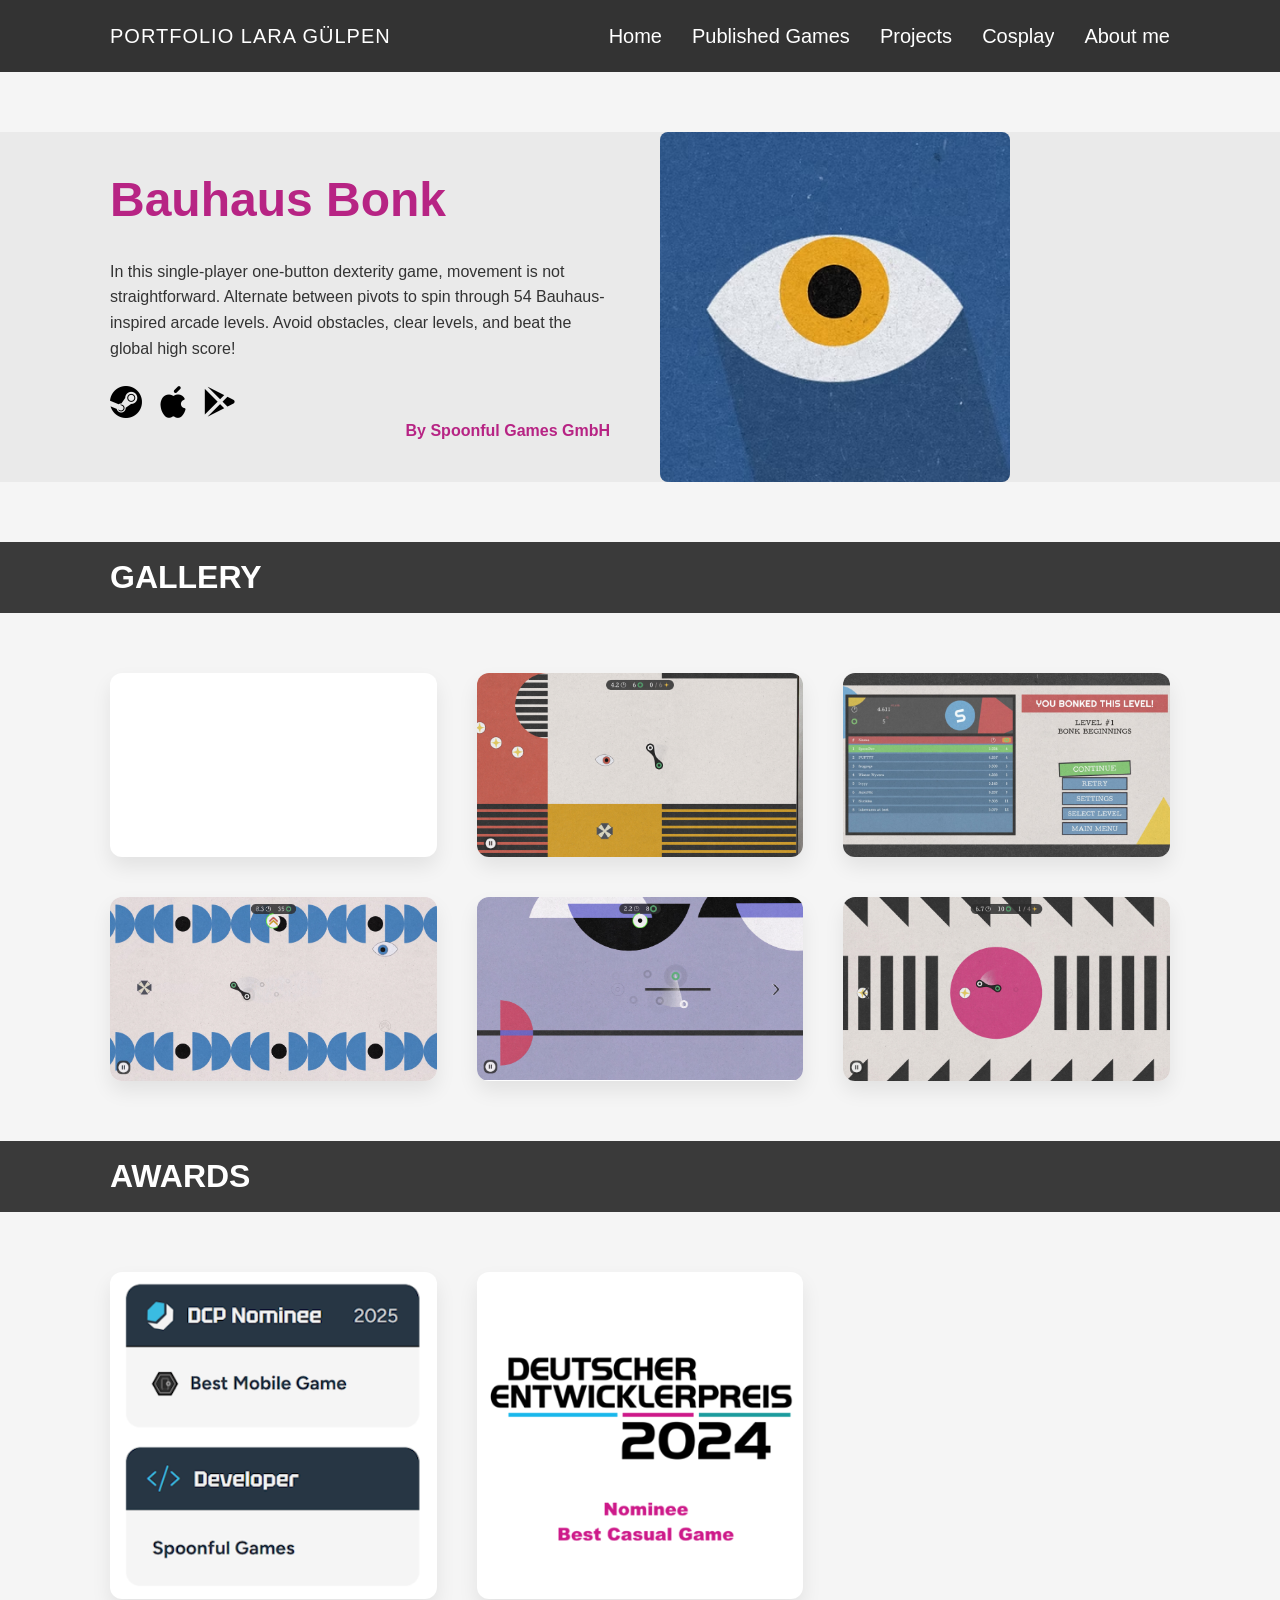
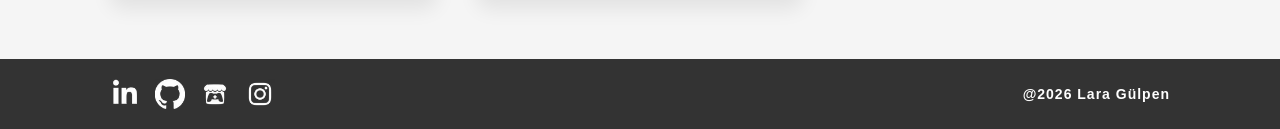
<file: bauhausbonk.html>
<!DOCTYPE html>
<html lang="en">
<head>
    <meta charset="UTF-8">
    <meta name="viewport" content="width=device-width, initial-scale=1.0">
    <meta name="Referrer-Policy" content="strict-origin-when-cross-origin" />
    <title>Bauhaus Bonk | Lara Gülpen</title>
    <link rel="stylesheet" href="navbar_files/style.css">
    <link rel="stylesheet" href="footer_files/style.css" />
    <link rel="stylesheet" href="style/section_style.css">
    <link rel="stylesheet" href="style.css">
    <link rel="icon" type="image/x-icon" href="images/logo.ico">
</head>
<body>

    <!-- NAVBAR (loaded via JS if you're using that method) -->
    <div id="navbar"></div>
    <script src="js/main.js"></script>

    <!-- HERO -->
    <section class="hero">
        <div class="container hero-content">
        <div class="hero-text">
            <h1>Bauhaus Bonk</h1>
            <p>
            In this single-player one-button dexterity game, movement is not straightforward. Alternate between pivots to spin through 54 Bauhaus-inspired arcade levels. Avoid obstacles, clear levels, and beat the global high score! 
            </p>
            <ul class="platform-link">
                <a href="https://store.steampowered.com/app/2948330/Bauhaus_Bonk/"><img src="images/Steam--Streamline-Simple-Icons.png" alt=""></a>
                <a href="https://apps.apple.com/de/app/bauhaus-bonk/id6476688758"><img src="images/Apple--Streamline-Core.png" alt=""></a>
                <a href="https://play.google.com/store/apps/details?id=com.spoonfulgames.bauhausbonk&hl=gsw"><img src="images/Play-Store--Streamline-Core.png" alt=""></a>
            </ul>
            <a href="https://spoonful.games/"><h2>By Spoonful Games GmbH</h2></a>
        </div>
        <div class="hero-image">
            <img src="bauhausbonk_files/BB.png" alt="Portrait">
        </div>
        </div>
    </section>

    <!-- Gallery -->
    <section id="gallery">
        <div class="section-header">
        <div class="container">
            <h2>Gallery</h2>
        </div>
        </div>
        <div class="container grid">
            <div class="card"><iframe src="https://www.youtube.com/embed/L-tPJaK06a0?si=L8tjlyj-msc1Ua5k" title="YouTube video player" frameborder="0" allow="accelerometer; autoplay; clipboard-write; encrypted-media; gyroscope; picture-in-picture; web-share" referrerpolicy="strict-origin-when-cross-origin" allowfullscreen></iframe></div>
            <div class="card"><img src="bauhausbonk_files/BB1.jpg" alt=""></div>
            <div class="card"><img src="bauhausbonk_files/BB2.jpg" alt=""></div>
            <div class="card"><img src="bauhausbonk_files/BB3.jpg" alt=""></div>
            <div class="card"><img src="bauhausbonk_files/BB4.jpg" alt=""></div>
            <div class="card"><img src="bauhausbonk_files/BB5.jpg" alt=""></div>
        </div>
    </section>
    
    <!-- Awards -->
    <section id="awards">
        <div class="section-header">
        <div class="container">
            <h2>Awards</h2>
        </div>
        </div>
        <div class="container grid">
            <div class="card">
                <a href="https://deutscher-computerspielpreis.de/chronik/bauhaus-bonk/?lang=en">
                    <img src="bauhausbonk_files/dcp25_2.png" alt="">
                </a>
            </div>
            <div class="card">
                <a href="https://deutscherentwicklerpreis.de/nominee/bauhaus-bonk/">
                    <img src="bauhausbonk_files/dep24.png" alt="">
                </a>
            </div>
        </div>
    </section>

    <!-- FOOT BAR -->
    <div id="footer"></div>
    <script>
        fetch("footer_files/footer.html")
        .then(response => response.text())
        .then(data => {
            document.getElementById("footer").innerHTML = data;
        });
    </script>
</body>
</html>
</file>
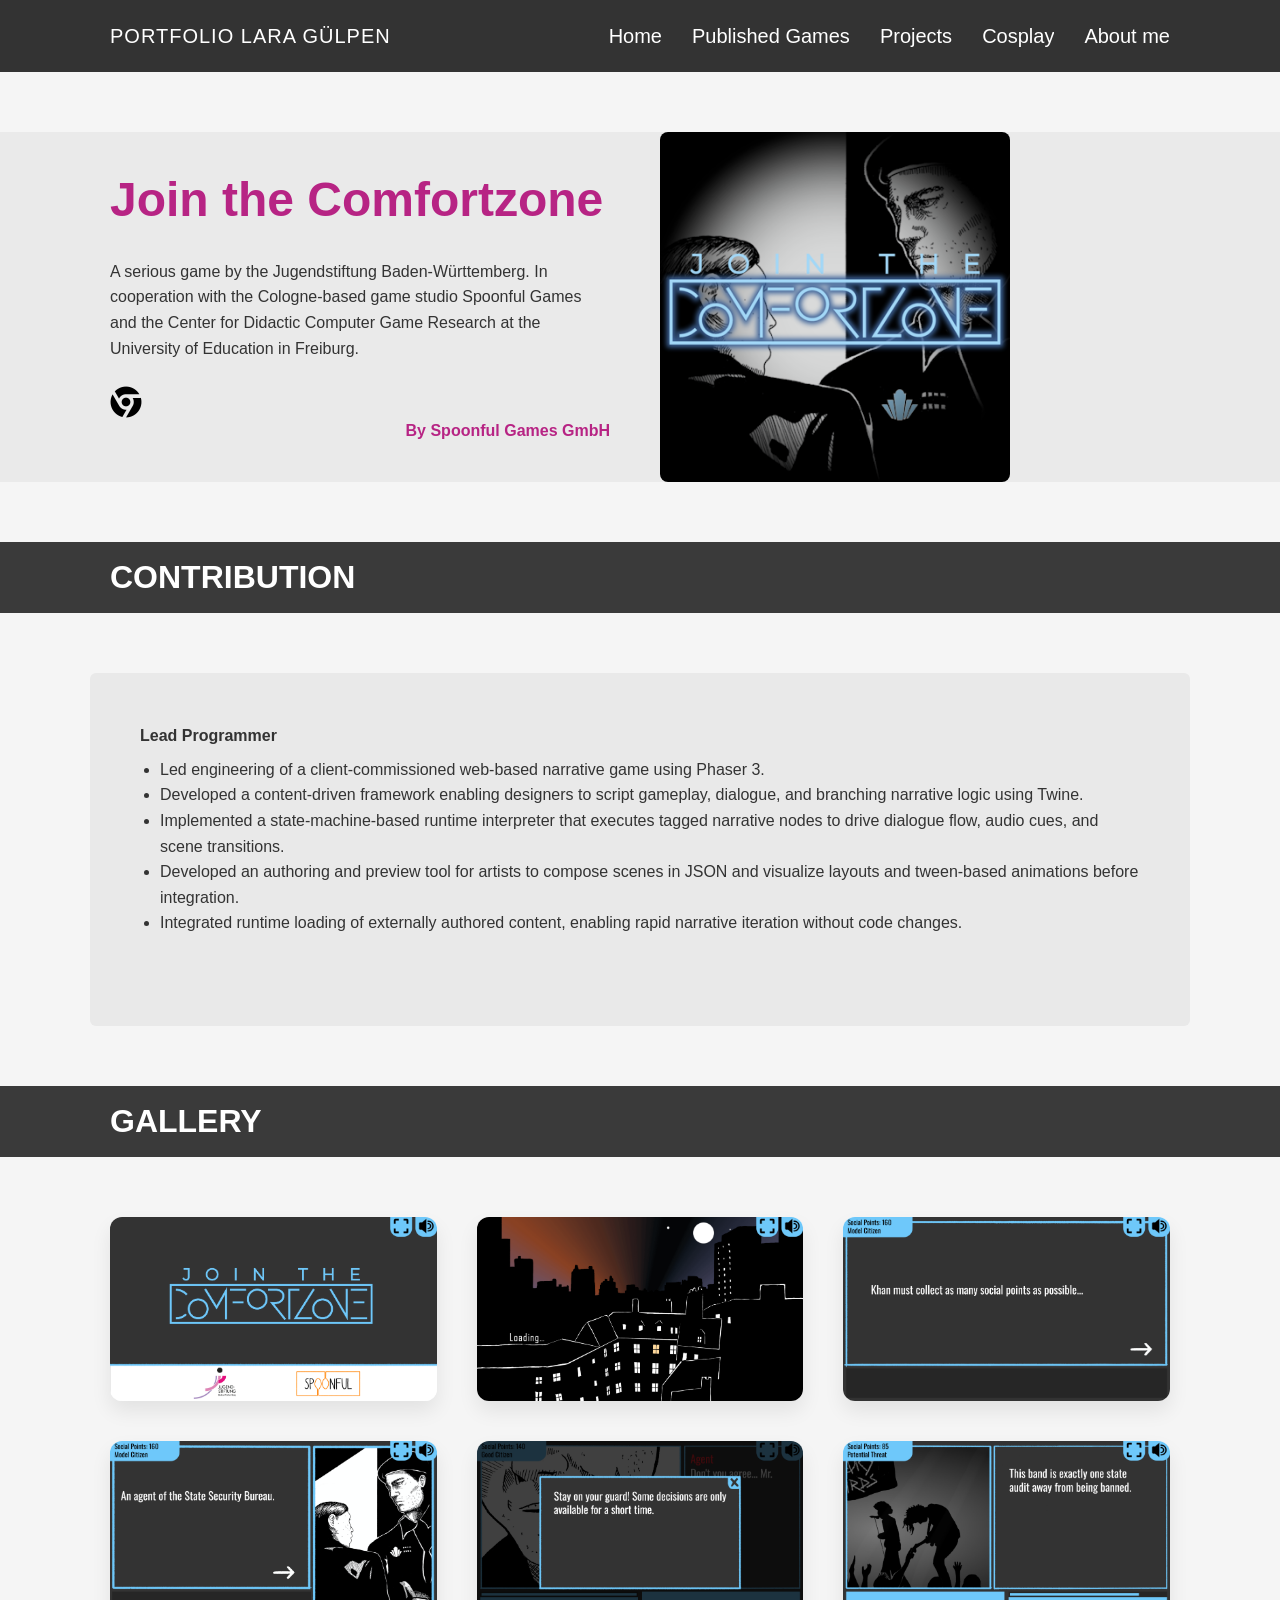
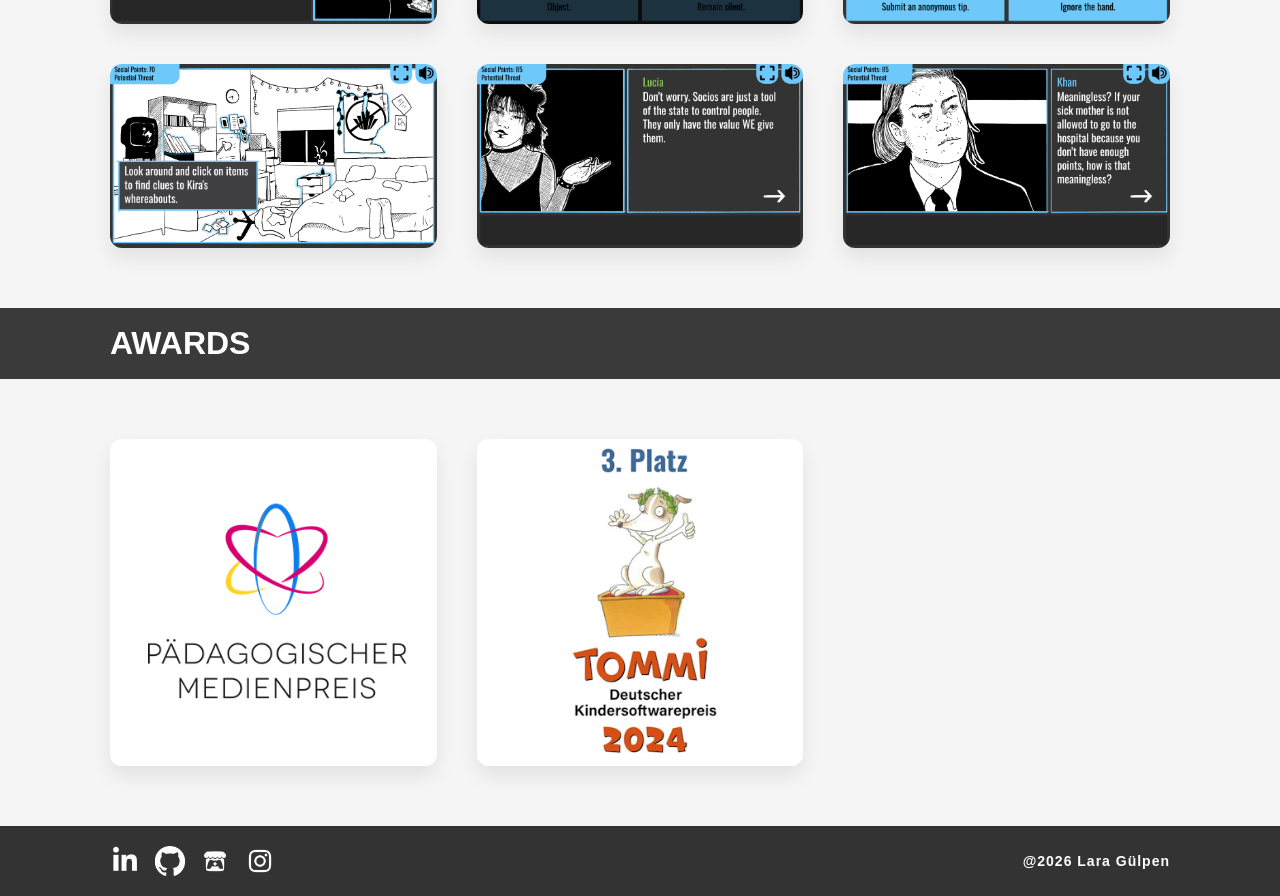
<file: comfortzone.html>
<!DOCTYPE html>
<html lang="en">
<head>
    <meta charset="UTF-8">
    <meta name="viewport" content="width=device-width, initial-scale=1.0">
    <title>Join the Comfortzone | Lara Gülpen</title>
    <link rel="stylesheet" href="navbar_files/style.css">
    <link rel="stylesheet" href="footer_files/style.css" />
    <link rel="stylesheet" href="style.css">
    <link rel="stylesheet" href="style/section_style.css">
    <link rel="icon" type="image/x-icon" href="images/logo.ico">
</head>
<body>

    <!-- NAVBAR (loaded via JS if you're using that method) -->
    <div id="navbar"></div>
    <script src="js/main.js"></script>

    <!-- HERO -->
    <section class="hero">
        <div class="container hero-content">
        <div class="hero-text">
            <h1>Join the Comfortzone</h1>
            <p>
            A serious game by the Jugendstiftung Baden-Württemberg. In cooperation with the Cologne-based game studio Spoonful Games and the Center for Didactic Computer Game Research at the University of Education in Freiburg.
            </p>
            <ul class="platform-link">
                <a href="https://join-the-comfortzone.com/"><img src="images/Chrome--Streamline-Core.png" alt=""></a>
            </ul>
            <a href="https://spoonful.games/"><h2>By Spoonful Games GmbH</h2></a>
        </div>
        <div class="hero-image">
            <img src="comfortzone_files/CC5.png" alt="Portrait">
        </div>
        </div>
    </section>

    <!-- Role -->
    <section>
        <div class="section-header">
        <div class="container">
            <h2>Contribution</h2>
        </div>
        </div>
        <div class="container section-box-horizontal">
            <div class="section-entry">
                <p class="section-title">Lead Programmer</p>
                <ul>
                    <li>Led engineering of a client-commissioned web-based narrative game using Phaser 3.</li>
                    <li>Developed a content-driven framework enabling designers to script gameplay, dialogue, and branching narrative logic using Twine.</li>
                    <li>Implemented a state-machine-based runtime interpreter that executes tagged narrative nodes to drive dialogue flow, audio cues, and scene transitions.</li>
                    <li>Developed an authoring and preview tool for artists to compose scenes in JSON and visualize layouts and tween-based animations before integration.</li>
                    <li>Integrated runtime loading of externally authored content, enabling rapid narrative iteration without code changes.</li>
                </ul>
            </div>
        </div>
    </section>

    <!-- Gallery -->
    <section id="gallery">
        <div class="section-header">
        <div class="container">
            <h2>Gallery</h2>
        </div>
        </div>
        <div class="container grid">
        <div class="card"><img src="comfortzone_files/CC12.png" alt=""></div>
        <div class="card"><img src="comfortzone_files/CC14.png" alt=""></div>
        <div class="card"><img src="comfortzone_files/CC13.png" alt=""></div>
        <div class="card"><img src="comfortzone_files/CC6.png" alt=""></div>
        <div class="card"><img src="comfortzone_files/CC7.png" alt=""></div>
        <div class="card"><img src="comfortzone_files/CC9.png" alt=""></div>
        <div class="card"><img src="comfortzone_files/CC8.png" alt=""></div>
        <div class="card"><img src="comfortzone_files/CC10.png" alt=""></div>
        <div class="card"><img src="comfortzone_files/CC11.png" alt=""></div>
        </div>
    </section>

    <!-- Awards -->
    <section id="awards">
        <div class="section-header">
        <div class="container">
            <h2>Awards</h2>
        </div>
        </div>
        <div class="container grid">
            <div class="card">
                <a href="https://pädagogischer-medienpreis.de/die-gewinnerinnen-2025">
                    <img src="comfortzone_files/pmp.png" alt="">
                </a>
            </div>
            <div class="card">
                <a href="https://tommi.kids/magazin/spiele/platz-3-join-the-comfortzone-jugendstiftung-baden-wuerttemberg/">
                    <img src="comfortzone_files/tommi.png" alt="">
                </a>
            </div>
        </div>
    </section>

    <!-- FOOT BAR -->
    <div id="footer"></div>
    <script>
        fetch("footer_files/footer.html")
        .then(response => response.text())
        .then(data => {
            document.getElementById("footer").innerHTML = data;
        });
    </script>
</body>
</html>
</file>
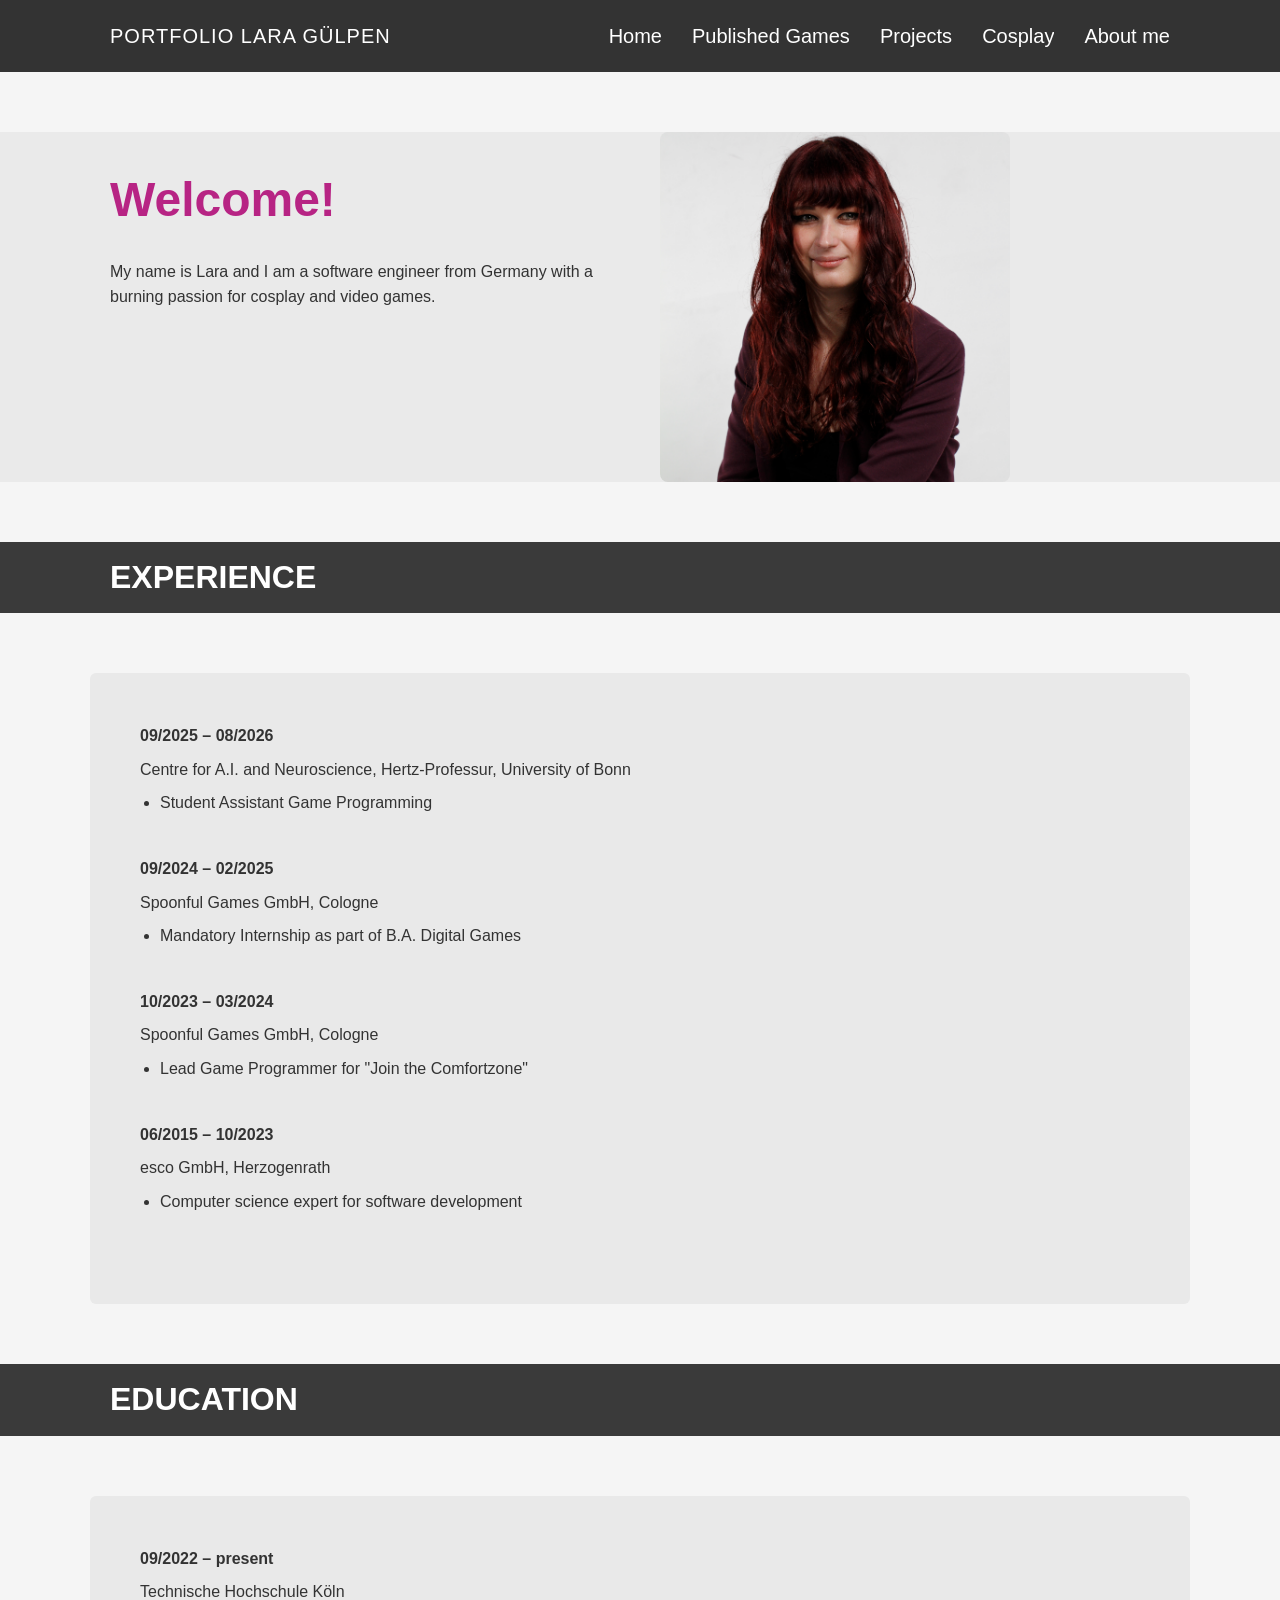
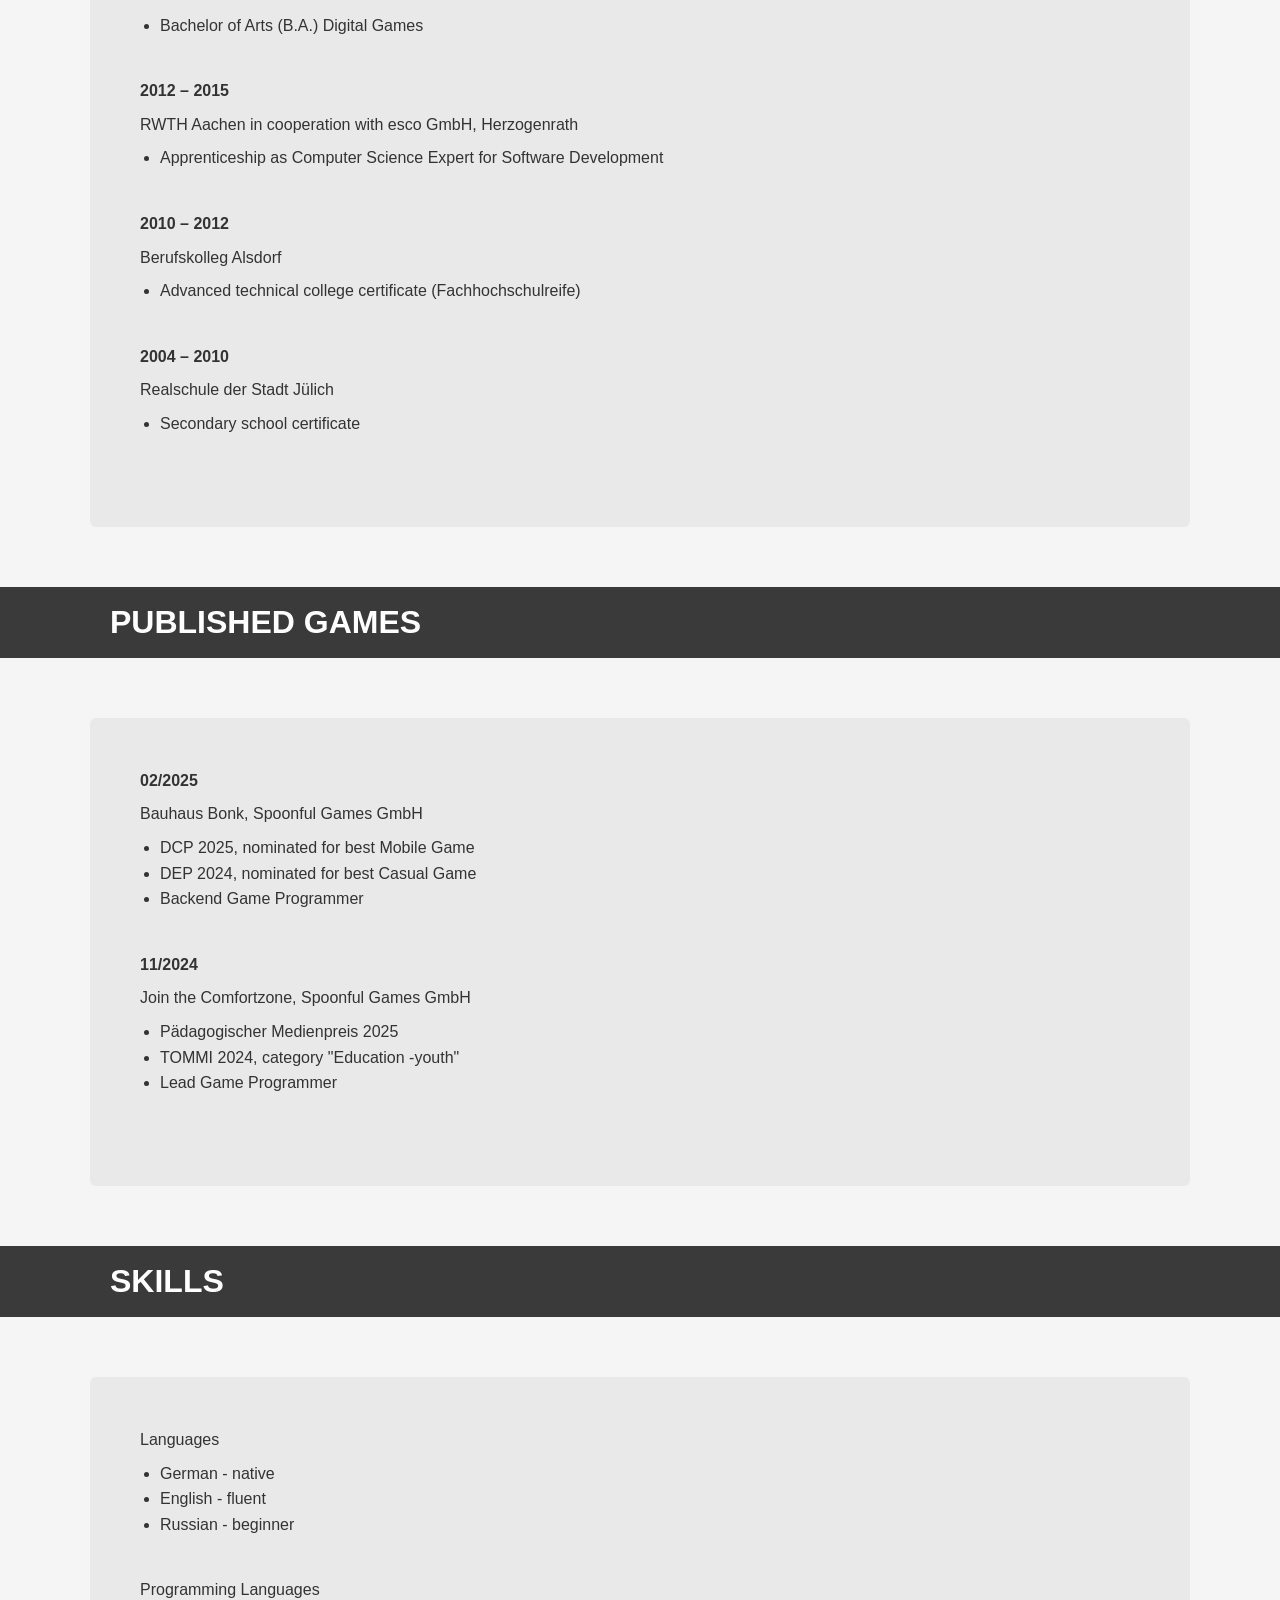
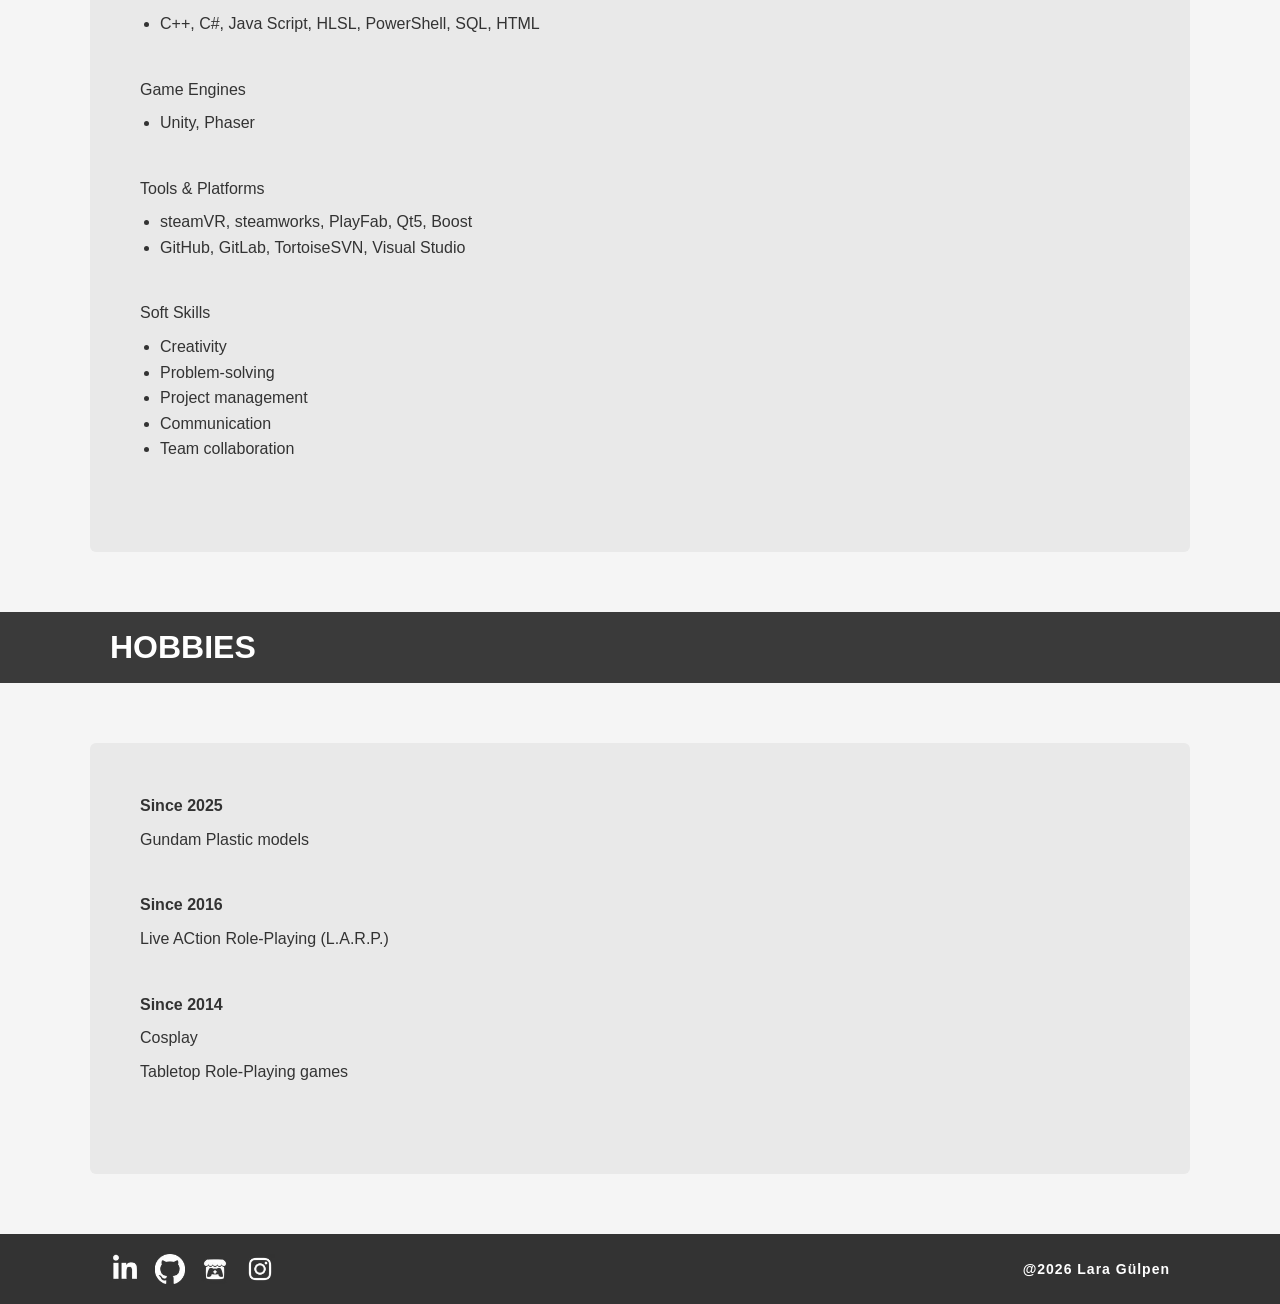
<file: cv.html>
<!DOCTYPE html>
<html lang="en">
<head>
  <meta charset="UTF-8">
  <meta name="viewport" content="width=device-width, initial-scale=1.0">
  <title>Resume | Lara Gülpen</title>
    <link rel="stylesheet" href="navbar_files/style.css">
    <link rel="stylesheet" href="style.css">
    <link rel="stylesheet" href="footer_files/style.css" />
    <link rel="stylesheet" href="style/section_style.css">
    <link rel="icon" type="image/x-icon" href="images/logo.ico">
</head>
<body>

  <!-- NAVBAR (loaded via JS if you're using that method) -->
  <div id="navbar"></div>
  <script src="js/main.js"></script>

  <!-- HERO -->
  <section class="hero">
    <div class="container hero-content">
      <div class="hero-text">
        <h1>Welcome!</h1>
        <p>
          My name is Lara and I am a software engineer from Germany with a 
          burning passion for cosplay and video games.
        </p>
        <a href="cv.html" class="btn placeholder">Learn More</a>
      </div>
      <div class="hero-image">
        <img src="images/Lara.jpg" alt="Portrait">
      </div>
    </div>
  </section>

  <!-- Experience -->
  <section>
    <div class="section-header">
      <div class="container">
        <h2>Experience</h2>
      </div>
    </div>

    <div class="container section-box">
      <div class="section-entry">
        <p class="section-title">09/2025 – 08/2026</p>
        <p class="section-title2">
          Centre for A.I. and Neuroscience, Hertz-Professur, University of Bonn
        </p>
        <ul>
          <li>Student Assistant Game Programming</li>
        </ul>
      </div>

      <div class="section-entry">
        <p class="section-title">09/2024 – 02/2025</p>
        <p class="section-title2">Spoonful Games GmbH, Cologne</p>
        <ul>
          <li>Mandatory Internship as part of B.A. Digital Games</li>
        </ul>
      </div>

      <div class="section-entry">
        <p class="section-title">10/2023 – 03/2024</p>
        <p class="section-title2">Spoonful Games GmbH, Cologne</p>
        <ul>
          <li>Lead Game Programmer for "Join the Comfortzone"</li>
        </ul>
      </div>

      <div class="section-entry">
        <p class="section-title">06/2015 – 10/2023</p>
        <p class="section-title2">esco GmbH, Herzogenrath</p>
        <ul>
          <li>Computer science expert for software development</li>
        </ul>
      </div>

    </div>
  </section>

  <!-- Education -->
  <section>
    <div class="section-header">
      <div class="container">
        <h2>Education</h2>
      </div>
    </div>

    <div class="container section-box">
      <div class="section-entry">
        <p class="section-title">09/2022 – present</p>
        <p class="section-title2">
          Technische Hochschule Köln
        </p>
        <ul>
          <li>Bachelor of Arts (B.A.) Digital Games</li>
        </ul>
      </div>

      <div class="section-entry">
        <p class="section-title">2012 – 2015</p>
        <p class="section-title2">RWTH Aachen in cooperation with esco GmbH, Herzogenrath</p>
        <ul>
          <li>Apprenticeship as Computer Science Expert for Software Development</li>
        </ul>
      </div>

      <div class="section-entry">
        <p class="section-title">2010 – 2012</p>
        <p class="section-title2">Berufskolleg Alsdorf</p>
        <ul>
          <li>Advanced technical college certificate (Fachhochschulreife)</li>
        </ul>
      </div>

      <div class="section-entry">
        <p class="section-title">2004 – 2010</p>
        <p class="section-title2">Realschule der Stadt Jülich</p>
        <ul>
          <li>Secondary school certificate</li>
        </ul>
      </div>
    </div>
  </section>

  <!-- Published Ganes -->
  <section>
    <div class="section-header">
      <div class="container">
        <h2>Published Games</h2>
      </div>
    </div>

    <div class="container section-box">
      <div class="section-entry">
        <p class="section-title">02/2025</p>
        <p class="section-title2">
          Bauhaus Bonk, Spoonful Games GmbH
        </p>
        <ul>
          <li>DCP 2025, nominated for best Mobile Game</li>
          <li>DEP 2024, nominated for best Casual Game</li>
          <li>Backend Game Programmer</li>
        </ul>
      </div>

      <div class="section-entry">
        <p class="section-title">11/2024</p>
        <p class="section-title2">Join the Comfortzone, Spoonful Games GmbH</p>
        <ul>
          <li>Pädagogischer Medienpreis 2025</li>
          <li>TOMMI 2024, category "Education -youth"</li>
          <li>Lead Game Programmer</li>
        </ul>
      </div>
    </div>
  </section>

  <!-- Skills -->
  <section>
    <div class="section-header">
      <div class="container">
        <h2>Skills</h2>
      </div>
    </div>

    <div class="container section-box">
      <div class="section-entry">
        <p class="section-title2">
          Languages
        </p>
        <ul>
          <li>German - native</li>
          <li>English - fluent</li>
          <li>Russian - beginner</li>
        </ul>
      </div>

      <div class="section-entry">
        <p class="section-title2">Programming Languages</p>
        <ul>
          <li>C++, C#, Java Script, HLSL, PowerShell, SQL, HTML</li>
        </ul>
      </div>

      <div class="section-entry">
        <p class="section-title2">Game Engines</p>
        <ul>
          <li>Unity, Phaser</li>
        </ul>
      </div>

      <div class="section-entry">
        <p class="section-title2">Tools & Platforms</p>
        <ul>
          <li>steamVR, steamworks, PlayFab, Qt5, Boost</li>
          <li>GitHub, GitLab, TortoiseSVN, Visual Studio</li>
        </ul>
      </div>

      <div class="section-entry">
        <p class="section-title2">Soft Skills</p>
        <ul>
          <li>Creativity</li>
          <li>Problem-solving</li>
          <li>Project management</li>
          <li>Communication</li>
          <li>Team collaboration</li>
        </ul>
      </div>

    </div>
  </section>

  <!-- Hobbies -->
  <section>
    <div class="section-header">
      <div class="container">
        <h2>Hobbies</h2>
      </div>
    </div>

    <div class="container section-box">
      <div class="section-entry">
        <p class="section-title">Since 2025</p>
        <p class="section-title2">
          Gundam Plastic models
        </p>
      </div>

      <div class="section-entry">
        <p class="section-title">Since 2016</p>
        <p class="section-title2">Live ACtion Role-Playing (L.A.R.P.)</p>
      </div>

      <div class="section-entry">
        <p class="section-title">Since 2014</p>
        <p class="section-title2">Cosplay</p>
        <p class="section-title2">Tabletop Role-Playing games</p>
      </div>
    </div>
  </section>

  <!-- FOOT BAR -->
  <div id="footer"></div>
  <script>
    fetch("footer_files/footer.html")
      .then(response => response.text())
      .then(data => {
        document.getElementById("footer").innerHTML = data;
      });
  </script>

</body>
</html>
</file>
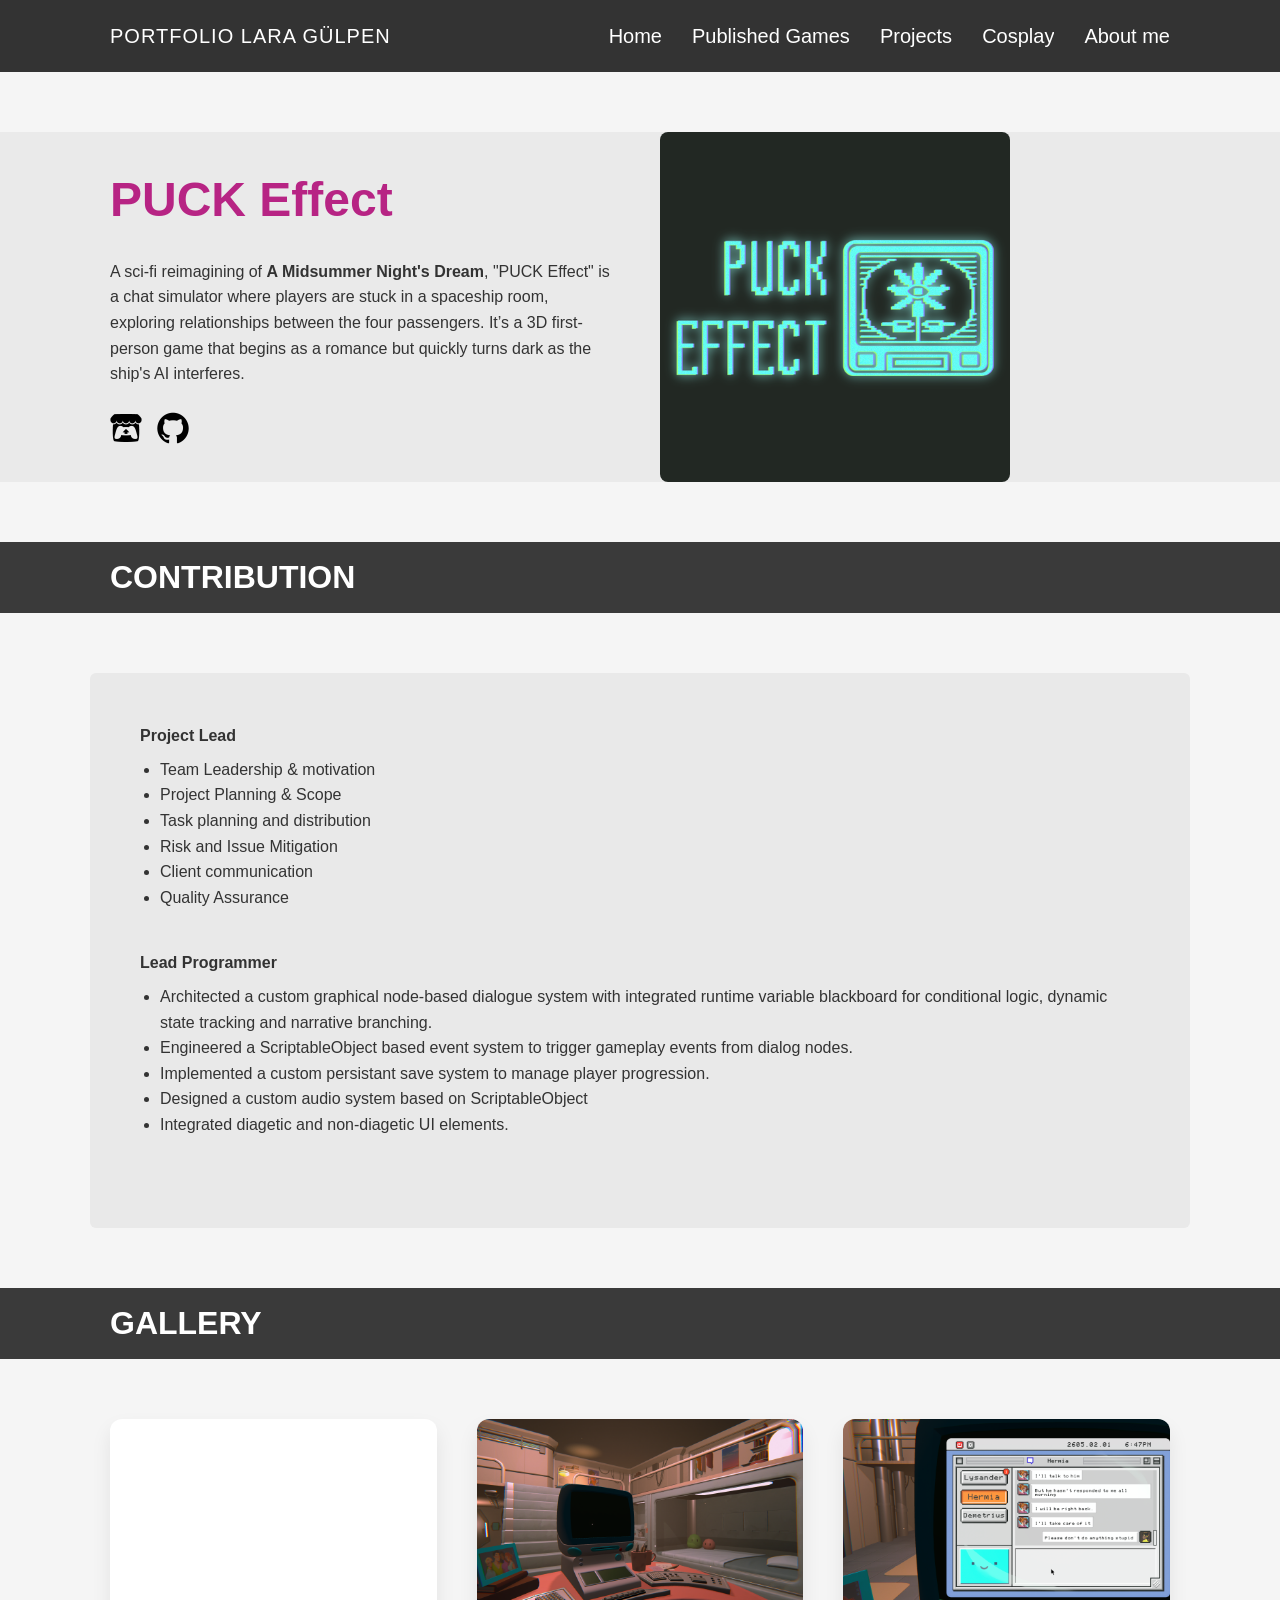
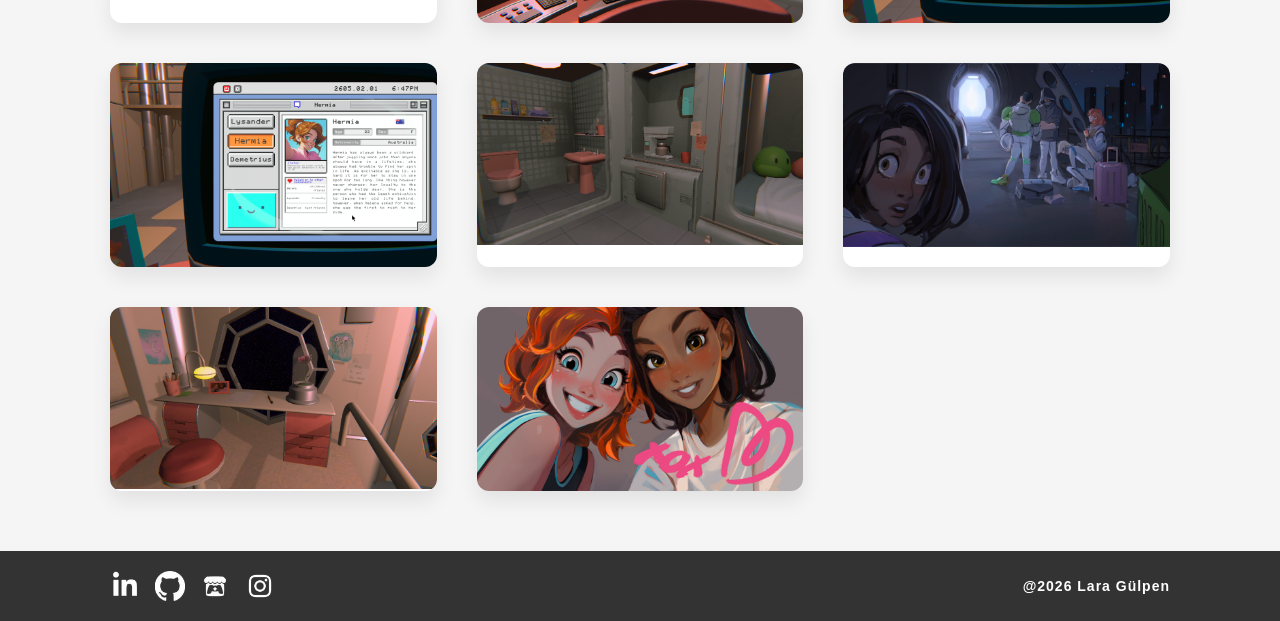
<file: puckeffect.html>
<!DOCTYPE html>
<html lang="en">
<head>
    <meta charset="UTF-8">
    <meta name="viewport" content="width=device-width, initial-scale=1.0">
    <title>PUCK Effect | Lara Gülpen</title>
    <link rel="stylesheet" href="navbar_files/style.css">
    <link rel="stylesheet" href="footer_files/style.css" />
    <link rel="stylesheet" href="style.css">
    <link rel="stylesheet" href="style/section_style.css">
    <link rel="icon" type="image/x-icon" href="images/logo.ico">
</head>
<body>

    <!-- NAVBAR (loaded via JS if you're using that method) -->
    <div id="navbar"></div>
    <script src="js/main.js"></script>

    <!-- HERO -->
    <section class="hero">
        <div class="container hero-content">
        <div class="hero-text">
            <h1>PUCK Effect</h1>
            <p>
           A sci-fi reimagining of <strong>A Midsummer Night's Dream</strong>, "PUCK Effect" is a chat simulator where players are stuck in a spaceship room, exploring relationships between the four passengers. It’s a 3D first-person game that begins as a romance but quickly turns dark as the ship's AI interferes.
            </p>
            <ul class="platform-link">
                <a href="https://ivyyy294.itch.io/puck-effect"><img src="images/Itch-Io--Streamline-Font-Awesome.png" alt=""></a>
                <a href="https://github.com/Ivyyy294/PuckEffect"><img src="images/Github--Streamline-Unicons.png" alt=""></a>
            </ul>
        </div>
        <div class="hero-image">
            <img src="puckeffect_files/PuckEffect.png" alt="Portrait">
        </div>
        </div>
    </section>

    <!-- Role -->
    <section>
        <div class="section-header">
        <div class="container">
            <h2>Contribution</h2>
        </div>
        </div>
        <div class="container section-box-horizontal">
            <div class="section-entry">
                <p class="section-title">Project Lead</p>
                <ul>
                    <li>Team Leadership & motivation</li>
                    <li>Project Planning & Scope</li>
                    <li>Task planning and distribution</li>
                    <li>Risk and Issue Mitigation</li>
                    <li>Client communication</li>
                    <li>Quality Assurance</li>
                </ul>
            </div>
            <div class="section-entry">
                <p class="section-title">Lead Programmer</p>
                <ul>
                    <li>Architected a custom graphical node-based dialogue system with integrated runtime variable blackboard for conditional logic, dynamic state tracking and narrative branching.</li>
                    <li>Engineered a ScriptableObject based event system to trigger gameplay events from dialog nodes. </li>
                    <li>Implemented a custom persistant save system to manage player progression.</li>
                    <li>Designed a custom audio system based on ScriptableObject</li>
                    <li>Integrated diagetic and non-diagetic UI elements.</li>
                </ul>
            </div>
        </div>
    </section>

    <!-- Gallery -->
    <section id="gallery">
        <div class="section-header">
        <div class="container">
            <h2>Gallery</h2>
        </div>
        </div>
        <div class="container grid">
        <div class="card"><iframe width="560" height="315" src="https://www.youtube.com/embed/60DiztAlqe0?si=8PAsfIOKebVM3nzs" title="YouTube video player" frameborder="0" allow="accelerometer; autoplay; clipboard-write; encrypted-media; gyroscope; picture-in-picture; web-share" referrerpolicy="strict-origin-when-cross-origin" allowfullscreen></iframe></div>
        <div class="card"><img src="puckeffect_files/puck1.png" alt=""></div>
        <div class="card"><img src="puckeffect_files/puck2.png" alt=""></div>
        <div class="card"><img src="puckeffect_files/puck3.png" alt=""></div>
        <div class="card"><img src="puckeffect_files/puck4.png" alt=""></div>
        <div class="card"><img src="puckeffect_files/puck5.png" alt=""></div>
        <div class="card"><img src="puckeffect_files/puck6.png" alt=""></div>
        <div class="card"><img src="puckeffect_files/puck7.png" alt=""></div>
        </div>
    </section>

    <!-- FOOT BAR -->
    <div id="footer"></div>
    <script>
        fetch("footer_files/footer.html")
        .then(response => response.text())
        .then(data => {
            document.getElementById("footer").innerHTML = data;
        });
    </script>
</body>
</html>
</file>
<file: navbar_files/style.css>
.navbar {
  background: #333;
  color: white;
  padding: 20px 0;
  overflow: hidden;
}

.nav-content {
  display: flex;
  justify-content: space-between;
  align-items: center;
}

.logo {
  font-size: 20px;
  letter-spacing: 1px;
  white-space: nowrap;
}

.nav-links {
  list-style: none;
  display: flex;
  gap: 30px;
  flex-wrap: wrap;
}

.nav-links a {
  text-decoration: none;
  color: white;
  font-size: 20px;
  transition: 0.3s;
}

.nav-links a:hover,
.nav-links .active,
.dropdown:hover .dropbtn {
  color: #d63384;
}

/* The dropdown container */
.dropdown {
  float: left;
  overflow: hidden;
  text-decoration: none;
  color: white;
  font-size: 20px;
  transition: 0.3s;
}

/* Dropdown button */
.dropdown .dropbtn {
  font-size: 20px;
  border: none;
  outline: none;
  color: white;
  background-color: inherit;
  font-family: inherit;
}

/* Dropdown content (hidden by default) */
.dropdown-content {
  display: none;
  position: absolute;
  background-color: #333;
  min-width: 160px;
  box-shadow: 0px 8px 16px 0px rgba(0,0,0,0.2);
  z-index: 1;
}

/* Links inside the dropdown */
.dropdown-content a {
  text-decoration: none;
  color: white;
  font-size: 14px;
  transition: 0.3s;
  float: none;
  padding: 12px 16px;
  display: block;
  text-align: left;
}

/* Show the dropdown menu on hover */
.dropdown:hover .dropdown-content {
  display: block;
}

.menu-toggle {
  display: none;
  width: 32px;
  font-size: 28px;
  cursor: pointer;
}

@media (max-width: 768px) {
  .menu-toggle {
    display: block;
    color: white;
  }
  
  .nav-links {
    display: none;
    flex-direction: column;
    position: absolute;
    top: 70px;
    right: 0;
    background: #333;
    width: 200px;
    padding: 20px;
  }

  .nav-links.active {
    display: flex;
  }
}
</file>
<file: footer_files/style.css>
.footer {
  background: #333;
  color: white;
  padding: 20px 0;
  overflow: hidden;
  margin-top: 60px;
}

.footer-text {
  font-size: 14px;
  letter-spacing: 1px;
}

.footer-content {
  display: flex;
  justify-content: space-between;
  align-items: center;
}

.footer-links {
  list-style: none;
  display: flex;
  gap: 15px;
}

.footer-links img {
width: 30px;
}
</file>
<file: style/section_style.css>
/* SECTION HEADER */
.section-header {
  background: #3a3a3a;
  color: white;
  padding: 10px 0;
  margin: 60px 0px;
}

.section-header h2 {
  font-size: 32px;
  text-transform: uppercase;
}

.section-box {
  background: #e9e9e9;
  padding: 50px;
  border-radius: 6px;
}

.section-box-horizontal {
  background: #e9e9e9;
  padding: 50px;
  border-radius: 6px;
  display: flex;
  justify-content: space-between;
  align-items: top;
  flex-wrap: wrap;
}

.section-entry {
  margin-bottom: 40px;
}

.section-title {
  font-weight: bold;
  margin-bottom: 8px;
}

.section-title2 {
  margin-bottom: 8px;
}

.section-entry ul {
  padding-left: 20px;
}
</file>
<file: style.css>
/* RESET */
* {
  margin: 0;
  padding: 0;
  box-sizing: border-box;
}

body {
  font-family: Arial, sans-serif;
  background: #f5f5f5;
  color: #333;
  line-height: 1.6;
}

img {
  width: 100%;
  display: block;
}

/* REUSABLE CONTAINER */
.container {
  max-width: 1100px;
  margin: 0 auto;
  padding: 0 20px;
}

/* HERO */
.hero {
  background: #eaeaea;
  padding: 0px 0;
  margin: 60px 0px;
}

.hero-content {
  display: flex;
  align-items: center;
  gap: 50px;
}

.hero-text
{
  min-height: 350px;
  padding-top: 30px;
}

.hero-text h1 {
  font-size: 48px;
  color: #B72484;
  margin-bottom: 20px;
}

.hero-text h2 {
  font-size: 16px;
  color: #B72484;
  text-align: right;
}

.hero-text p {
  margin-bottom: 25px;
  max-width: 500px;
  min-height: 100px;
}

.hero-text a:link {
  text-decoration: none;
}


.placeholder {
  visibility: hidden;
}

.btn {
  display: inline-block;
  background: #B72484;
  color: white;
  padding: 12px 25px;
  text-decoration: none;
  font-size: 14px;
  transition: 0.3s;
}

.btn:hover {
  opacity: 0.85;
}

.hero-image img {
  max-width: 350px;
  border-radius: 8px;
}

.platform-link {
  list-style: none;
  display: flex;
  gap: 15px;
}

.platform-link img{
  max-width: 32px;
  max-height: 32px;
}

/* Gallery */
.grid {
  display: grid;
  grid-template-columns: repeat(3, 1fr);
  gap: 40px;
}

.card {
  background: white;
  border-radius: 12px;
  overflow: hidden;
  box-shadow: 0 10px 20px rgba(0, 0, 0, 0.08);
  transition: 0.3s;
}

.card:hover {
  transform: translateY(-5px);
}

.card iframe {
  width: 100%;
  height: 100%;
  border: none;
}

/* RESPONSIVE */
@media (max-width: 900px) {
  .hero-content {
    flex-direction: column;
    text-align: center;
  }

  .grid {
    grid-template-columns: repeat(2, 1fr);
  }
}

@media (max-width: 600px) {
  .grid {
    grid-template-columns: 1fr;
  }

  .nav-links {
    gap: 15px;
  }
}
</file>
